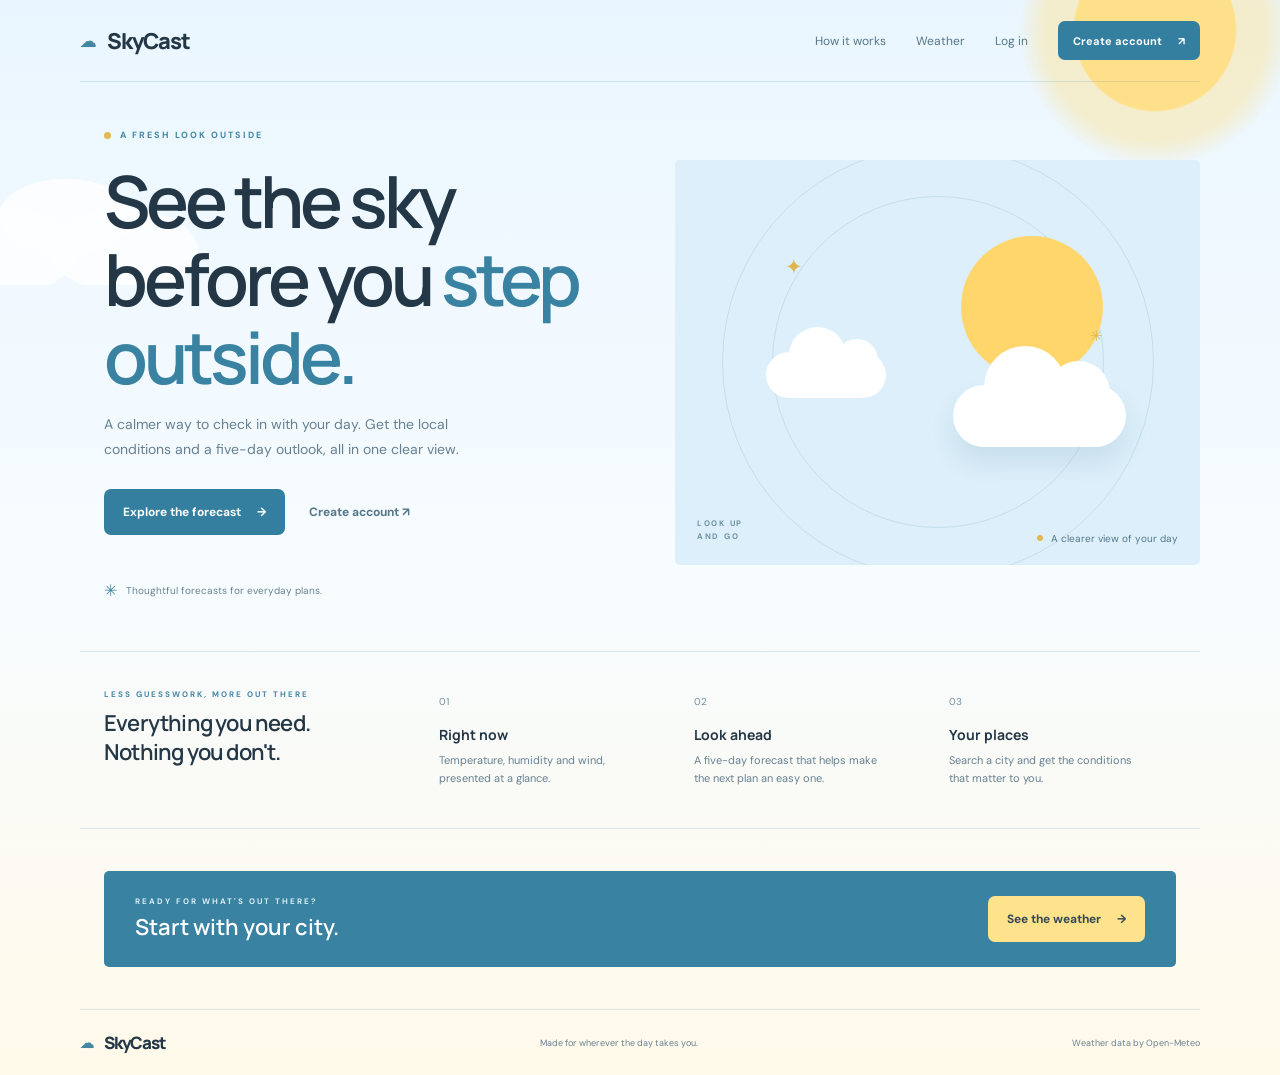
<file: index.html>
<!doctype html>
<html lang="en">
  <head>
    <meta charset="UTF-8">
    <meta name="viewport" content="width=device-width, initial-scale=1">
    <meta name="theme-color" content="#eaf6ff">
    <title>SkyCast — Weather, in rhythm</title>
    <link rel="preconnect" href="https://fonts.googleapis.com">
    <link rel="preconnect" href="https://fonts.gstatic.com" crossorigin>
    <link href="https://fonts.googleapis.com/css2?family=DM+Sans:wght@400;500;600;700&family=Manrope:wght@400;500;600;700;800&display=swap" rel="stylesheet">
    <link rel="stylesheet" href="styles.css">
  </head>
  <body class="landing-page">
    <header class="landing-header">
      <a class="brand" href="index.html" aria-label="SkyCast home">
        <span class="brand-mark" aria-hidden="true">☁</span>
        <span>SkyCast</span>
      </a>
      <nav class="landing-nav" aria-label="Main navigation">
        <a href="#how-it-works">How it works</a>
        <a href="weather.html">Weather</a>
        <a href="login.html">Log in</a>
        <a class="button button-dark nav-cta" href="signup.html">Create account <span aria-hidden="true">↗</span></a>
      </nav>
    </header>

    <main>
      <section class="landing-hero">
        <div class="hero-copy">
          <p class="eyebrow"><span class="live-dot"></span> A FRESH LOOK OUTSIDE</p>
          <h1>See the sky<br>before you <span>step outside.</span></h1>
          <p class="hero-description">A calmer way to check in with your day. Get the local conditions and a five-day outlook, all in one clear view.</p>
          <div class="hero-actions">
            <a class="button button-dark" href="weather.html">Explore the forecast <span aria-hidden="true">→</span></a>
            <a class="text-link" href="signup.html">Create account <span aria-hidden="true">↗</span></a>
          </div>
          <div class="hero-footnote"><span class="footnote-mark" aria-hidden="true">✳</span> Thoughtful forecasts for everyday plans.</div>
        </div>

        <div class="hero-visual" aria-label="Illustration of the sun and clouds">
          <div class="sun-disc"></div>
          <div class="weather-cloud cloud-back"></div>
          <div class="weather-cloud cloud-front"></div>
          <div class="visual-spark spark-one">✦</div>
          <div class="visual-spark spark-two">✳</div>
          <div class="visual-caption"><span class="caption-dot"></span> A clearer view of your day</div>
          <div class="visual-note">LOOK UP<br>AND GO</div>
        </div>
      </section>

      <section class="benefits" id="how-it-works">
        <div class="benefit-intro">
          <p class="eyebrow">LESS GUESSWORK, MORE OUT THERE</p>
          <h2>Everything you need.<br>Nothing you don't.</h2>
        </div>
        <article class="benefit">
          <span class="benefit-number">01</span>
          <h3>Right now</h3>
          <p>Temperature, humidity and wind, presented at a glance.</p>
        </article>
        <article class="benefit">
          <span class="benefit-number">02</span>
          <h3>Look ahead</h3>
          <p>A five-day forecast that helps make the next plan an easy one.</p>
        </article>
        <article class="benefit">
          <span class="benefit-number">03</span>
          <h3>Your places</h3>
          <p>Search a city and get the conditions that matter to you.</p>
        </article>
      </section>

      <section class="landing-cta">
        <div><p class="eyebrow">READY FOR WHAT'S OUT THERE?</p><h2>Start with your city.</h2></div>
        <a class="button button-light" href="weather.html">See the weather <span aria-hidden="true">→</span></a>
      </section>
    </main>

    <footer class="landing-footer">
      <a class="brand" href="index.html"><span class="brand-mark" aria-hidden="true">☁</span><span>SkyCast</span></a>
      <span>Made for wherever the day takes you.</span>
      <span>Weather data by Open-Meteo</span>
    </footer>
  </body>
</html>
</file>
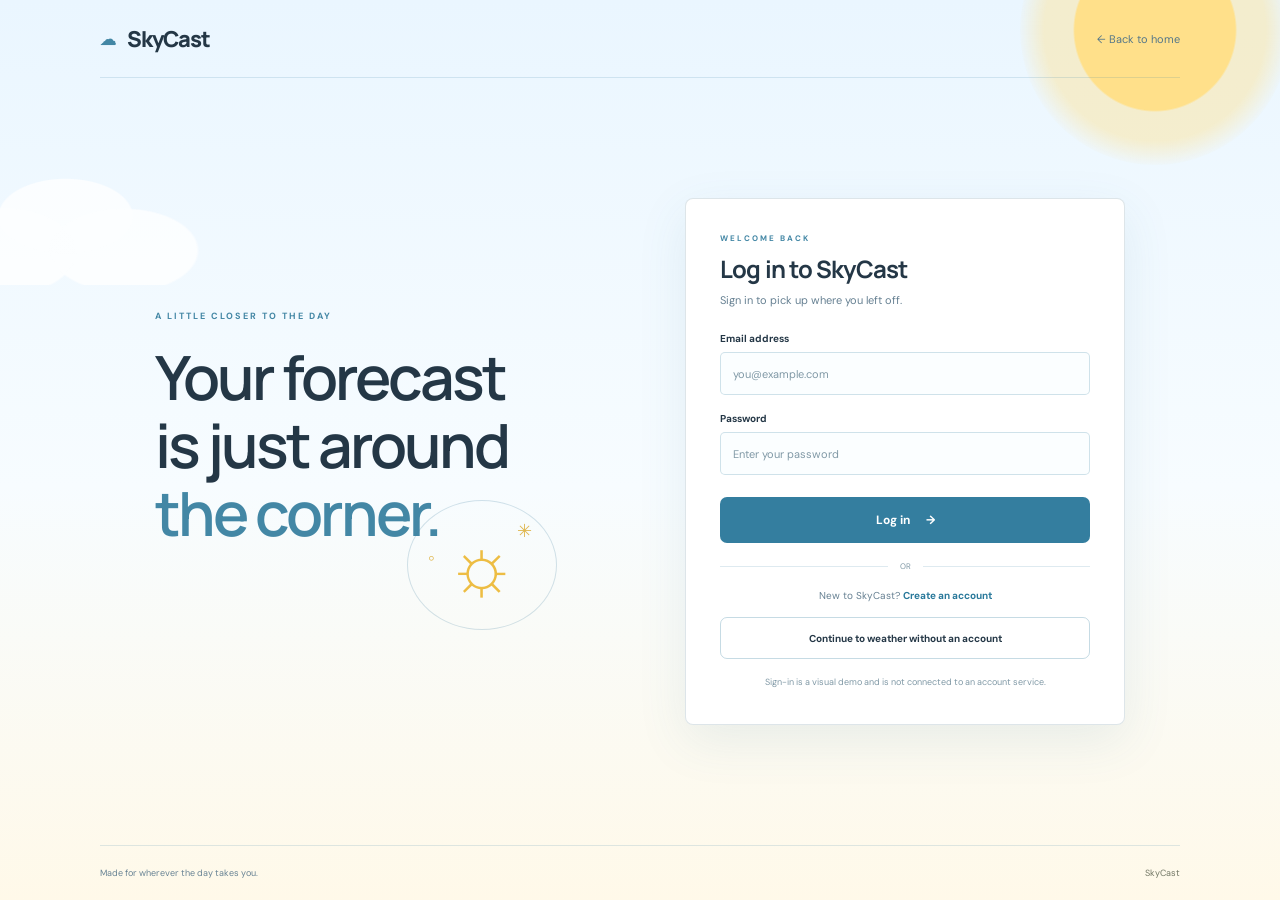
<file: login.html>
<!doctype html>
<html lang="en">
  <head>
    <meta charset="UTF-8">
    <meta name="viewport" content="width=device-width, initial-scale=1">
    <meta name="theme-color" content="#eaf6ff">
    <title>Log in — SkyCast</title>
    <link rel="preconnect" href="https://fonts.googleapis.com">
    <link rel="preconnect" href="https://fonts.gstatic.com" crossorigin>
    <link href="https://fonts.googleapis.com/css2?family=DM+Sans:wght@400;500;600;700&family=Manrope:wght@400;500;600;700;800&display=swap" rel="stylesheet">
    <link rel="stylesheet" href="styles.css">
    <script src="login.js" defer></script>
  </head>
  <body class="login-page">
    <header class="login-header">
      <a class="brand" href="index.html" aria-label="SkyCast home">
        <span class="brand-mark" aria-hidden="true">☁</span>
        <span>SkyCast</span>
      </a>
      <a class="back-link" href="index.html"><span aria-hidden="true">←</span> Back to home</a>
    </header>

    <main class="login-layout">
      <section class="login-aside">
        <p class="eyebrow">A LITTLE CLOSER TO THE DAY</p>
        <h1>Your forecast<br>is just around<br><span>the corner.</span></h1>
        <div class="login-illustration" aria-hidden="true"><span>☼</span><i>✳</i><b>◦</b></div>
      </section>
      <section class="login-card">
        <p class="eyebrow">WELCOME BACK</p>
        <h2>Log in to SkyCast</h2>
        <p class="login-subtitle">Sign in to pick up where you left off.</p>
        <form id="login-form">
          <label for="email">Email address</label>
          <input id="email" name="email" type="email" autocomplete="email" placeholder="you@example.com" required>
          <label for="password">Password</label>
          <input id="password" name="password" type="password" autocomplete="current-password" placeholder="Enter your password" required minlength="6">
          <button class="button button-dark login-submit" type="submit">Log in <span aria-hidden="true">→</span></button>
          <p class="login-message" id="login-message" role="status" aria-live="polite"></p>
        </form>
        <div class="login-separator"><span>OR</span></div>
        <p class="account-prompt">New to SkyCast? <a href="signup.html">Create an account</a></p>
        <a class="button button-outline" href="weather.html">Continue to weather without an account</a>
        <p class="login-disclaimer">Sign-in is a visual demo and is not connected to an account service.</p>
      </section>
    </main>

    <footer class="login-footer"><span>Made for wherever the day takes you.</span><a href="index.html">SkyCast</a></footer>
  </body>
</html>
</file>
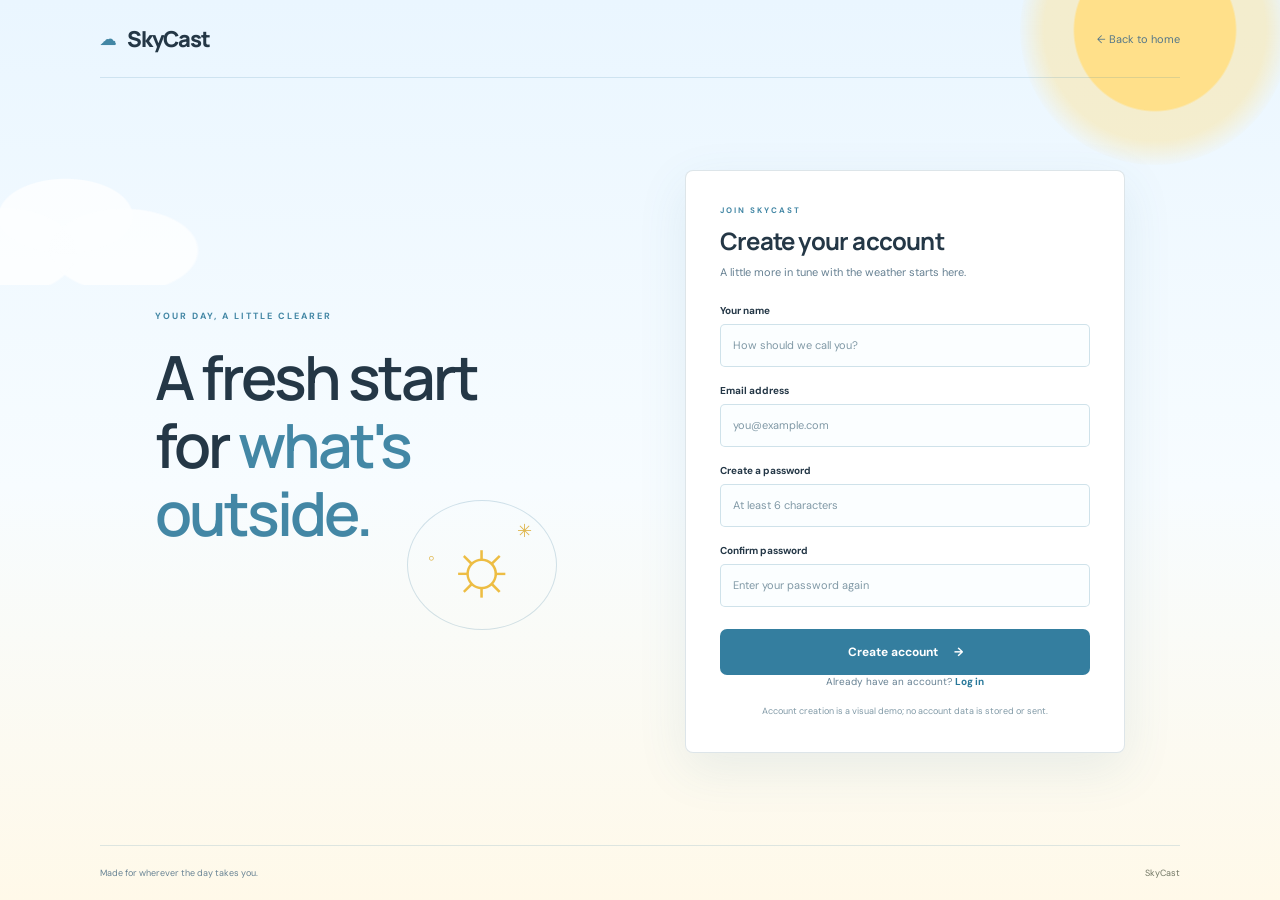
<file: signup.html>
<!doctype html>
<html lang="en">
  <head>
    <meta charset="UTF-8">
    <meta name="viewport" content="width=device-width, initial-scale=1">
    <meta name="theme-color" content="#eaf6ff">
    <title>Create account — SkyCast</title>
    <link rel="preconnect" href="https://fonts.googleapis.com">
    <link rel="preconnect" href="https://fonts.gstatic.com" crossorigin>
    <link href="https://fonts.googleapis.com/css2?family=DM+Sans:wght@400;500;600;700&family=Manrope:wght@400;500;600;700;800&display=swap" rel="stylesheet">
    <link rel="stylesheet" href="styles.css">
    <script src="signup.js" defer></script>
  </head>
  <body class="login-page">
    <header class="login-header">
      <a class="brand" href="index.html" aria-label="SkyCast home">
        <span class="brand-mark" aria-hidden="true">☁</span>
        <span>SkyCast</span>
      </a>
      <a class="back-link" href="index.html"><span aria-hidden="true">←</span> Back to home</a>
    </header>

    <main class="login-layout signup-layout">
      <section class="login-aside">
        <p class="eyebrow">YOUR DAY, A LITTLE CLEARER</p>
        <h1>A fresh start<br>for <span>what's outside.</span></h1>
        <div class="login-illustration" aria-hidden="true"><span>☼</span><i>✳</i><b>◦</b></div>
      </section>
      <section class="login-card">
        <p class="eyebrow">JOIN SKYCAST</p>
        <h2>Create your account</h2>
        <p class="login-subtitle">A little more in tune with the weather starts here.</p>
        <form id="signup-form">
          <label for="name">Your name</label>
          <input id="name" name="name" type="text" autocomplete="name" placeholder="How should we call you?" required>
          <label for="email">Email address</label>
          <input id="email" name="email" type="email" autocomplete="email" placeholder="you@example.com" required>
          <label for="password">Create a password</label>
          <input id="password" name="password" type="password" autocomplete="new-password" placeholder="At least 6 characters" minlength="6" required>
          <label for="confirm-password">Confirm password</label>
          <input id="confirm-password" name="confirm-password" type="password" autocomplete="new-password" placeholder="Enter your password again" minlength="6" required>
          <button class="button button-dark login-submit" type="submit">Create account <span aria-hidden="true">→</span></button>
          <p class="login-message" id="signup-message" role="status" aria-live="polite"></p>
        </form>
        <p class="account-prompt">Already have an account? <a href="login.html">Log in</a></p>
        <p class="login-disclaimer">Account creation is a visual demo; no account data is stored or sent.</p>
      </section>
    </main>

    <footer class="login-footer"><span>Made for wherever the day takes you.</span><a href="index.html">SkyCast</a></footer>
  </body>
</html>
</file>
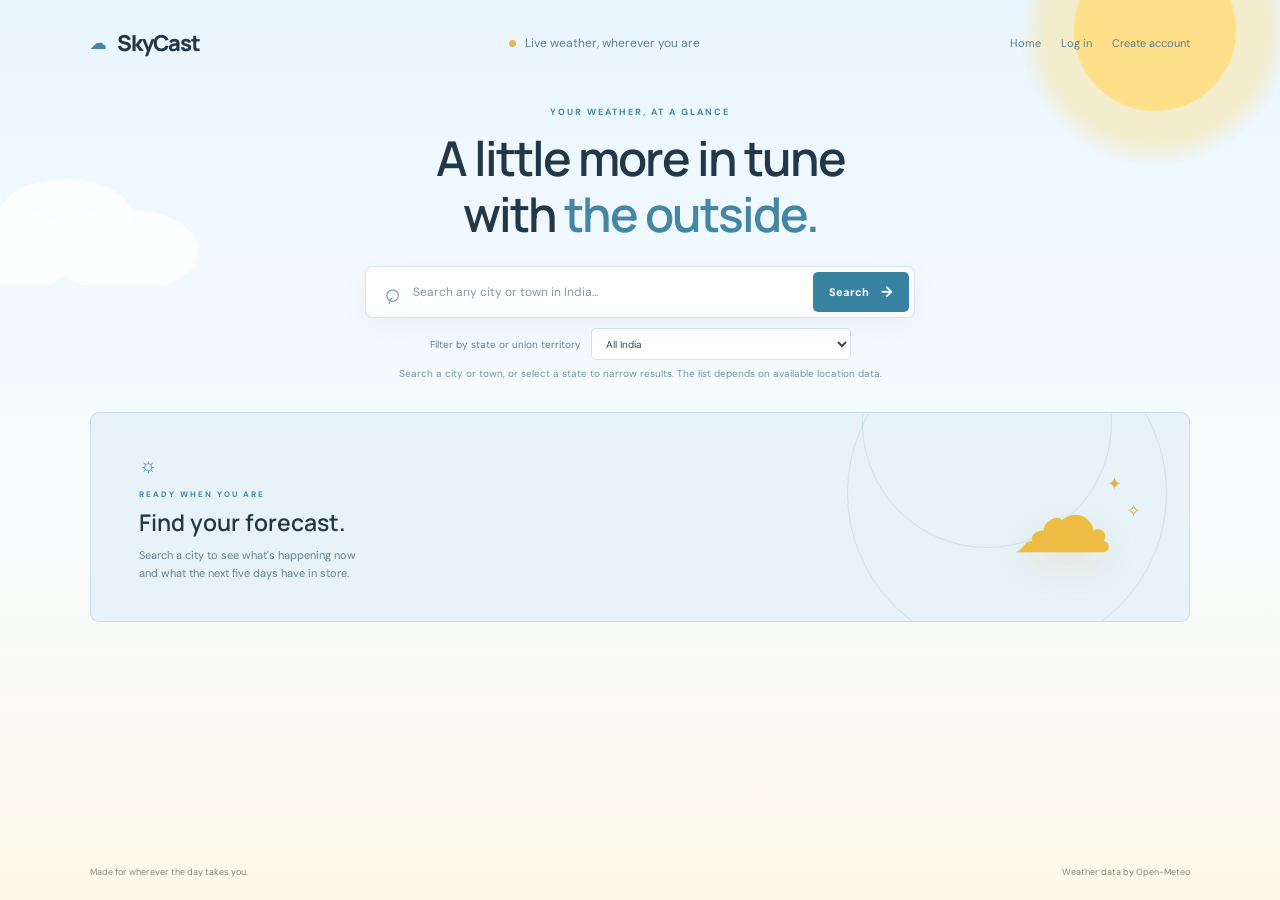
<file: weather.html>
<!doctype html>
<html lang="en">
  <head>
    <meta charset="UTF-8">
    <meta name="viewport" content="width=device-width, initial-scale=1">
    <meta name="theme-color" content="#eaf6ff">
    <title>SkyCast — Live Weather</title>
    <link rel="preconnect" href="https://fonts.googleapis.com">
    <link rel="preconnect" href="https://fonts.gstatic.com" crossorigin>
    <link href="https://fonts.googleapis.com/css2?family=DM+Sans:wght@400;500;600;700&family=Manrope:wght@400;500;600;700;800&display=swap" rel="stylesheet">
    <link rel="stylesheet" href="styles.css">
    <script src="script.js" defer></script>
  </head>
  <body>
    <main class="dashboard">
      <header class="topbar">
        <a class="brand" href="index.html" aria-label="SkyCast home">
          <span class="brand-mark" aria-hidden="true">☁</span>
          <span>SkyCast</span>
        </a>
        <div class="topbar-note"><span class="live-dot"></span> Live weather, wherever you are</div>
        <nav class="weather-nav" aria-label="Main navigation">
          <a href="index.html">Home</a>
          <a href="login.html">Log in</a>
          <a href="signup.html">Create account</a>
        </nav>
      </header>

      <section class="intro">
        <p class="eyebrow">YOUR WEATHER, AT A GLANCE</p>
        <h1>A little more in tune<br>with <span>the outside.</span></h1>
      </section>

      <form class="search" id="search-form" role="search">
        <span class="search-icon" aria-hidden="true">⌕</span>
        <label class="sr-only" for="city-input">Search city</label>
        <input id="city-input" name="city" type="search" placeholder="Search any city or town in India..." autocomplete="off" aria-controls="city-suggestions" aria-expanded="false" aria-autocomplete="list" required>
        <button id="search-button" type="submit"><span>Search</span><span aria-hidden="true">→</span></button>
        <div class="city-suggestions" id="city-suggestions" role="listbox" aria-label="Indian city results" hidden></div>
      </form>
      <div class="state-filter">
        <label for="state-select">Filter by state or union territory</label>
        <select id="state-select" name="state">
          <option value="">All India</option>
          <optgroup label="States">
            <option>Andhra Pradesh</option>
            <option>Arunachal Pradesh</option>
            <option>Assam</option>
            <option>Bihar</option>
            <option>Chhattisgarh</option>
            <option>Goa</option>
            <option>Gujarat</option>
            <option>Haryana</option>
            <option>Himachal Pradesh</option>
            <option>Jharkhand</option>
            <option>Karnataka</option>
            <option>Kerala</option>
            <option>Madhya Pradesh</option>
            <option>Maharashtra</option>
            <option>Manipur</option>
            <option>Meghalaya</option>
            <option>Mizoram</option>
            <option>Nagaland</option>
            <option>Odisha</option>
            <option>Punjab</option>
            <option>Rajasthan</option>
            <option>Sikkim</option>
            <option>Tamil Nadu</option>
            <option>Telangana</option>
            <option>Tripura</option>
            <option>Uttar Pradesh</option>
            <option>Uttarakhand</option>
            <option>West Bengal</option>
          </optgroup>
          <optgroup label="Union territories">
            <option>Andaman and Nicobar Islands</option>
            <option>Chandigarh</option>
            <option>Dadra and Nagar Haveli and Daman and Diu</option>
            <option>Delhi</option>
            <option>Jammu and Kashmir</option>
            <option>Ladakh</option>
            <option>Lakshadweep</option>
            <option>Puducherry</option>
          </optgroup>
        </select>
      </div>
      <p class="city-search-hint">Search a city or town, or select a state to narrow results. The list depends on available location data.</p>

      <p class="status-message" id="status-message" role="status" aria-live="polite">
        <span class="spinner" aria-hidden="true"></span>
        <span class="status-text"></span>
      </p>

      <section class="weather-content" id="weather-content" aria-live="polite" hidden>
        <article class="current-card">
          <div class="current-main">
            <div class="location-line">
              <span class="location-pin" aria-hidden="true">⌖</span>
              <div>
                <h2 id="city-name">—</h2>
                <p id="current-date">—</p>
              </div>
            </div>
            <div class="current-weather">
              <span id="current-icon" aria-hidden="true"></span>
              <div>
                <p class="temperature"><span id="temperature">—</span><sup>°</sup></p>
                <p class="condition" id="condition">—</p>
              </div>
            </div>
          </div>
          <div class="weather-divider"></div>
          <div class="weather-details">
            <div class="detail">
              <span class="detail-icon humidity-icon" aria-hidden="true">◉</span>
              <div><p class="detail-label">Humidity</p><p class="detail-value"><span id="humidity">—</span><small>%</small></p></div>
            </div>
            <div class="detail">
              <span class="detail-icon wind-icon" aria-hidden="true">〰</span>
              <div><p class="detail-label">Wind speed</p><p class="detail-value"><span id="wind-speed">—</span><small>m/s</small></p></div>
            </div>
            <div class="detail">
              <span class="detail-icon feels-icon" aria-hidden="true">◌</span>
              <div><p class="detail-label">Feels like</p><p class="detail-value"><span id="feels-like">—</span><small>°</small></p></div>
            </div>
          </div>
        </article>

        <section class="forecast-section">
          <div class="section-heading">
            <div><p class="eyebrow">PLAN AHEAD</p><h2>5-day forecast</h2></div>
            <span class="forecast-unit">Every day, a little clearer</span>
          </div>
          <div class="forecast-grid" id="forecast-grid"></div>
        </section>
      </section>

      <section class="welcome-card" id="welcome-card">
        <div class="welcome-orbit orbit-one"></div>
        <div class="welcome-orbit orbit-two"></div>
        <div class="welcome-copy">
          <span class="welcome-sun" aria-hidden="true">☼</span>
          <p class="eyebrow">READY WHEN YOU ARE</p>
          <h2>Find your forecast.</h2>
          <p>Search a city to see what's happening now<br class="desktop-break"> and what the next five days have in store.</p>
        </div>
        <div class="welcome-art" aria-hidden="true"><span>☁</span><i>✦</i><b>✧</b></div>
      </section>

      <footer><span>Made for wherever the day takes you.</span><span>Weather data by Open-Meteo</span></footer>
    </main>
  </body>
</html>
</file>
<file: styles.css>
:root {
  color-scheme: light;
  --ink: #243746;
  --muted: #668092;
  --paper: #eff8fd;
  --paper-deep: #dfedf5;
  --panel: #ffffff;
  --panel-border: rgba(46, 94, 120, .16);
  --accent-strong: #4b8eaf;
  --olive: #397f9f;
}

* { box-sizing: border-box; }

body {
  position: relative;
  isolation: isolate;
  min-width: 320px;
  min-height: 100vh;
  margin: 0;
  color: var(--ink);
  background: linear-gradient(180deg, #eaf6ff 0%, #f7fcff 54%, #fff9e9 100%);
  font-family: "DM Sans", sans-serif;
}

body::before,
body::after {
  position: fixed;
  z-index: -1;
  pointer-events: none;
  content: "";
}

body::before {
  top: -105px;
  right: max(-60px, calc((100vw - 1300px) / 2));
  width: 270px;
  height: 270px;
  border-radius: 50%;
  background: radial-gradient(circle, #ffe08a 0 42%, rgba(255, 224, 138, .42) 43% 58%, rgba(255, 224, 138, 0) 72%);
}

body::after {
  top: 135px;
  left: -80px;
  width: 280px;
  height: 150px;
  background:
    radial-gradient(ellipse at 29% 78%, rgba(255,255,255,.92) 0 26%, transparent 27%),
    radial-gradient(ellipse at 52% 54%, rgba(255,255,255,.92) 0 32%, transparent 33%),
    radial-gradient(ellipse at 73% 77%, rgba(255,255,255,.92) 0 25%, transparent 26%);
  opacity: .8;
}

button, input { font: inherit; }
button { color: inherit; }
a { color: inherit; }

.brand {
  display: inline-flex;
  align-items: center;
  gap: 9px;
  color: var(--ink);
  text-decoration: none;
  font: 800 22px "Manrope", sans-serif;
  letter-spacing: -1.2px;
}
.brand-mark { display: inline-block; width: 18px; color: var(--olive); font-size: 16px; line-height: 1; }
.brand-period { color: var(--olive); }
.eyebrow { margin: 0 0 12px; color: var(--olive); font-size: 9px; font-weight: 700; letter-spacing: 2px; }
.live-dot, .caption-dot { width: 7px; height: 7px; border-radius: 50%; background: #71824e; }
.button {
  display: inline-flex;
  min-height: 46px;
  align-items: center;
  justify-content: center;
  gap: 16px;
  padding: 0 18px;
  border: 1px solid transparent;
  border-radius: 7px;
  text-decoration: none;
  font-size: 12px;
  font-weight: 700;
  transition: background .2s, color .2s, transform .2s;
}
.button:hover { transform: translateY(-2px); }
.button-dark { background: #333b2a; color: #fffdf7; }
.button-dark:hover { background: #4a573b; }
.button-light { background: #f4f0e5; color: #333b2a; }
.button-light:hover { background: #fffdf7; }
.button-outline { border-color: var(--panel-border); background: transparent; color: var(--ink); }
.button-outline:hover { background: var(--paper-deep); }

.landing-page { padding: 0 max(28px, calc((100% - 1120px) / 2)); }
.landing-header {
  display: flex;
  height: 82px;
  align-items: center;
  justify-content: space-between;
  border-bottom: 1px solid rgba(57,65,45,.12);
}
.landing-nav { display: flex; align-items: center; gap: 30px; }
.landing-nav > a:not(.button) { color: #65695c; text-decoration: none; font-size: 12px; }
.landing-nav > a:not(.button):hover, .text-link:hover, .back-link:hover { color: var(--olive); }
.nav-cta { min-height: 39px; padding: 0 14px; font-size: 11px; }

.landing-hero {
  display: grid;
  min-height: 505px;
  grid-template-columns: 1fr 1fr;
  align-items: center;
  gap: 70px;
  padding: 42px 0 50px;
}
.hero-copy { padding: 5px 0 0 24px; }
.hero-copy .eyebrow { display: flex; align-items: center; gap: 9px; }
.hero-copy h1 { margin: 21px 0 17px; font: 600 clamp(48px, 6vw, 72px)/1.08 "Manrope", sans-serif; letter-spacing: -4px; }
.hero-copy h1 span { color: var(--olive); }
.hero-description { max-width: 400px; margin: 0; color: var(--muted); font-size: 14px; line-height: 1.8; }
.hero-actions { display: flex; align-items: center; gap: 24px; margin-top: 26px; }
.text-link { color: #525849; text-decoration: none; font-size: 12px; font-weight: 700; }
.hero-footnote { display: flex; align-items: center; gap: 9px; margin-top: 45px; color: #828476; font-size: 10px; }
.footnote-mark { color: var(--olive); font-size: 16px; }
.hero-visual {
  position: relative;
  display: flex;
  min-height: 405px;
  align-items: center;
  justify-content: center;
  overflow: hidden;
  border-radius: 5px;
  background: #e8e4d6;
}
.hero-visual::before, .hero-visual::after { position: absolute; width: 330px; height: 330px; border: 1px solid rgba(78,91,57,.13); border-radius: 50%; content: ""; }
.hero-visual::after { width: 430px; height: 430px; }
.sun-disc { position: absolute; top: 76px; right: 97px; width: 142px; height: 142px; border-radius: 50%; background: #c6b56f; }
.weather-cloud { position: absolute; z-index: 1; border-radius: 50px; background: #f7f4e9; }
.weather-cloud::before, .weather-cloud::after { position: absolute; border-radius: 50%; background: inherit; content: ""; }
.cloud-back { top: 192px; left: 91px; width: 120px; height: 46px; }
.cloud-back::before { top: -25px; left: 23px; width: 57px; height: 57px; }
.cloud-back::after { top: -13px; right: 8px; width: 42px; height: 42px; }
.cloud-front { top: 225px; right: 74px; width: 173px; height: 62px; background: #fffdf7; box-shadow: 0 15px 25px rgba(58,62,43,.08); }
.cloud-front::before { top: -39px; left: 31px; width: 82px; height: 82px; }
.cloud-front::after { top: -24px; right: 16px; width: 63px; height: 63px; }
.visual-spark { position: absolute; z-index: 2; color: #867b4d; }
.spark-one { top: 93px; left: 110px; font-size: 21px; }
.spark-two { top: 166px; right: 97px; font-size: 15px; }
.visual-caption { position: absolute; right: 22px; bottom: 20px; display: flex; align-items: center; gap: 8px; color: #626655; font-size: 10px; }
.caption-dot { width: 6px; height: 6px; }
.visual-note { position: absolute; bottom: 22px; left: 22px; color: #888976; font: 700 8px/1.6 "DM Sans",sans-serif; letter-spacing: 1.7px; }

.benefits { display: grid; grid-template-columns: 1.35fr repeat(3, 1fr); gap: 28px; padding: 37px 24px 40px; border-top: 1px solid rgba(57,65,45,.15); border-bottom: 1px solid rgba(57,65,45,.15); }
.benefit-intro .eyebrow { margin-bottom: 10px; font-size: 8px; }
.benefit-intro h2 { margin: 0; font: 600 22px/1.35 "Manrope",sans-serif; letter-spacing: -.8px; }
.benefit-number { color: #9a9b88; font-size: 10px; }
.benefit h3 { margin: 15px 0 7px; font: 700 14px "Manrope",sans-serif; }
.benefit p { max-width: 190px; margin: 0; color: var(--muted); font-size: 11px; line-height: 1.7; }
.landing-cta { display: flex; align-items: center; justify-content: space-between; margin: 42px 24px; padding: 25px 31px; border-radius: 5px; background: #65734d; color: #fffdf7; }
.landing-cta .eyebrow { margin-bottom: 6px; color: #d8ddc8; font-size: 8px; }
.landing-cta h2 { margin: 0; font: 600 22px "Manrope",sans-serif; }
.landing-footer { display: flex; min-height: 66px; align-items: center; justify-content: space-between; border-top: 1px solid rgba(57,65,45,.12); color: #838577; font-size: 9px; }
.landing-footer .brand { font-size: 17px; }
.landing-footer .brand-mark { width: 15px; font-size: 14px; }

.login-page { display: flex; flex-direction: column; padding: 0 max(28px, calc((100% - 1080px) / 2)); }
.login-header { display: flex; height: 78px; align-items: center; justify-content: space-between; border-bottom: 1px solid rgba(57,65,45,.12); }
.back-link { color: #626655; text-decoration: none; font-size: 11px; }
.login-layout { display: grid; flex: 1; grid-template-columns: 1fr 440px; align-items: center; gap: 90px; padding: 45px 55px; }
.login-aside { position: relative; min-height: 350px; padding-top: 23px; }
.login-aside h1 { margin: 21px 0; font: 600 clamp(43px, 5vw, 61px)/1.12 "Manrope",sans-serif; letter-spacing: -3px; }
.login-aside h1 span { color: var(--olive); }
.login-illustration { position: absolute; right: 38px; bottom: 7px; display: grid; width: 150px; height: 130px; place-items: center; border: 1px solid rgba(57,65,45,.13); border-radius: 50%; color: #aa995a; }
.login-illustration span { font-size: 79px; }
.login-illustration i, .login-illustration b { position: absolute; color: #6b7953; font-style: normal; }
.login-illustration i { top: 18px; right: 24px; font-size: 18px; }
.login-illustration b { top: 44px; left: 20px; font-size: 19px; }
.login-card { padding: 34px; border: 1px solid var(--panel-border); border-radius: 8px; background: var(--panel); box-shadow: 0 16px 50px rgba(56,58,43,.07); }
.login-card .eyebrow { margin-bottom: 9px; font-size: 8px; }
.login-card h2 { margin: 0; font: 700 24px "Manrope",sans-serif; letter-spacing: -.8px; }
.login-subtitle { margin: 8px 0 25px; color: var(--muted); font-size: 11px; }
.login-card form label { display: block; margin: 17px 0 7px; font-size: 10px; font-weight: 700; }
.login-card form input { width: 100%; height: 43px; padding: 0 12px; border: 1px solid rgba(57,65,45,.18); border-radius: 5px; outline: 0; background: #fffefa; color: var(--ink); font-size: 11px; }
.login-card form input:focus { border-color: var(--accent-strong); box-shadow: 0 0 0 3px rgba(128,145,95,.12); }
.login-card form input::placeholder { color: #a4a494; }
.login-submit { width: 100%; margin-top: 22px; }
.login-message { min-height: 0; margin: 0; color: var(--olive); font-size: 10px; line-height: 1.5; }
.login-message:not(:empty) { margin-top: 12px; }
.login-separator { display: flex; align-items: center; gap: 12px; margin: 18px 0; color: #a2a292; font-size: 8px; }
.login-separator::before, .login-separator::after { height: 1px; flex: 1; background: rgba(57,65,45,.12); content: ""; }
.login-card > .button { width: 100%; min-height: 42px; padding: 0 10px; font-size: 10px; }
.login-disclaimer { margin: 17px 0 0; color: #969789; font-size: 9px; line-height: 1.5; text-align: center; }
.login-footer { display: flex; min-height: 55px; align-items: center; justify-content: space-between; border-top: 1px solid rgba(57,65,45,.12); color: #898a7d; font-size: 9px; }
.login-footer a { color: #727765; text-decoration: none; }

.dashboard { width: min(100% - 64px, 1100px); min-height: 100vh; margin: 0 auto; padding: 28px 0 22px; display: flex; flex-direction: column; }
.topbar { display: flex; align-items: center; justify-content: space-between; }
.topbar-note { display: flex; align-items: center; gap: 9px; color: #777a6d; font-size: 12px; }
.topbar-note .live-dot { display: inline-block; }
.weather-nav { display: flex; align-items: center; gap: 20px; }
.weather-nav > a { color: #666b5d; text-decoration: none; font-size: 11px; }
.weather-nav > a:hover { color: var(--olive); }
.settings-toggle { display: flex; align-items: center; gap: 8px; padding: 9px 13px; border: 1px solid var(--panel-border); border-radius: 7px; background: rgba(255,255,255,.55); color: #53594a; font-size: 11px; cursor: pointer; transition: background .2s, border-color .2s; }
.settings-toggle:hover { background: #fffdf7; border-color: rgba(80,95,58,.32); }
.settings-toggle > span:first-child { font-size: 15px; }
.settings-panel { align-self: flex-end; width: min(100%, 350px); margin-top: 12px; padding: 16px; border: 1px solid var(--panel-border); border-radius: 8px; background: #fffdf7; box-shadow: 0 16px 35px rgba(0,0,0,.08); }
.settings-panel label { display: block; margin-bottom: 8px; font-size: 12px; font-weight: 700; }
.key-row { display: flex; gap: 7px; }
.key-row input { min-width: 0; flex: 1; padding: 10px 11px; border: 1px solid rgba(57,65,45,.18); border-radius: 5px; outline: none; background: #fffefa; color: var(--ink); font-size: 11px; }
.key-row input:focus { border-color: var(--accent-strong); }
.save-key { padding: 0 12px; border: 0; border-radius: 5px; background: #65734d; color: white; font-size: 11px; font-weight: 700; cursor: pointer; }
.clear-key { padding: 0 10px; border: 1px solid rgba(57,65,45,.18); border-radius: 5px; background: transparent; color: #6a6d60; font-size: 11px; cursor: pointer; }
.clear-key:hover { background: #f1efe6; }
.settings-panel p { margin: 9px 0 0; color: var(--muted); font-size: 10px; line-height: 1.5; }
.intro { margin-top: 48px; text-align: center; }
.intro h1 { margin: 0; font: 600 clamp(34px, 4.5vw, 48px)/1.16 "Manrope",sans-serif; letter-spacing: -2px; }
.intro h1 span { color: var(--olive); }
.search { position: relative; z-index: 4; display: flex; align-items: center; width: min(100%, 550px); height: 52px; margin: 25px auto 0; padding: 5px; border: 1px solid rgba(57,65,45,.19); border-radius: 7px; background: #fffdf7; box-shadow: 0 10px 35px rgba(0,0,0,.04); transition: border-color .2s, box-shadow .2s; }
.search:focus-within { border-color: rgba(101,118,75,.65); box-shadow: 0 0 0 3px rgba(101,118,75,.1); }
.search-icon { width: 40px; color: #828477; text-align: center; font: 27px "DM Sans",sans-serif; transform: rotate(-20deg); }
.search input { min-width: 0; flex: 1; height: 100%; border: 0; outline: 0; background: transparent; color: var(--ink); font-size: 12px; }
.search input::placeholder { color: #96988b; }
.search input::-webkit-search-cancel-button { cursor: pointer; }
.search button { display: flex; align-items: center; justify-content: center; gap: 12px; height: 40px; padding: 0 16px; border: 0; border-radius: 5px; background: #65734d; color: white; font-size: 11px; font-weight: 700; cursor: pointer; transition: background .2s, transform .2s; }
.search button:hover { background: #4e5d3b; transform: translateY(-1px); }
.search button:disabled { cursor: wait; opacity: .7; }
.search button > span:last-child { font-size: 15px; }
.city-suggestions { position: absolute; top: calc(100% + 7px); right: 0; left: 0; max-height: 330px; overflow-x: hidden; overflow-y: auto; border: 1px solid rgba(52,126,159,.2); border-radius: 7px; background: #fff; box-shadow: 0 14px 30px rgba(36,65,80,.15); }
.city-suggestions[hidden] { display: none; }
.city-suggestion { display: flex; width: 100%; align-items: center; justify-content: space-between; gap: 12px; padding: 12px 15px; border: 0; border-bottom: 1px solid rgba(52,126,159,.1); background: #fff; color: #344957; text-align: left; cursor: pointer; }
.city-suggestion:last-child { border-bottom: 0; }
.city-suggestion:hover, .city-suggestion[aria-selected="true"] { background: #edf8fc; }
.city-suggestion-name { font-size: 12px; font-weight: 700; }
.city-suggestion-state { color: #7893a0; font-size: 10px; }
.suggestion-message { padding: 12px 15px; color: #668092; font-size: 11px; }
.state-filter { display: flex; width: min(100%, 550px); align-items: center; justify-content: center; gap: 10px; margin: 10px auto 0; }
.state-filter label { color: #668092; font-size: 10px; }
.state-filter select { max-width: 260px; min-height: 32px; padding: 0 28px 0 10px; border: 1px solid rgba(52,126,159,.22); border-radius: 5px; background: #fff; color: #344957; font: inherit; font-size: 10px; }
.city-search-hint { margin: 7px 0 0; color: #7893a0; font-size: 10px; text-align: center; }
.status-message { display: none; align-items: center; justify-content: center; gap: 9px; min-height: 20px; margin: 12px 0 -7px; color: #707366; font-size: 12px; text-align: center; }
.status-message.visible { display: flex; }
.status-message.error { color: #a34135; }
.spinner { display: none; width: 13px; height: 13px; border: 2px solid rgba(101,118,75,.2); border-top-color: #65734d; border-radius: 50%; animation: spin .7s linear infinite; }
.status-message.loading .spinner { display: inline-block; }
@keyframes spin { to { transform: rotate(360deg); } }
.weather-content { margin-top: 28px; }
.weather-content[hidden] { display: none; }
.current-card { display: grid; grid-template-columns: 1.08fr 1px 1fr; align-items: center; min-height: 220px; padding: 26px 34px; border: 1px solid var(--panel-border); border-radius: 9px; background: #ebe8dc; box-shadow: 0 18px 50px rgba(0,0,0,.05); }
.location-line { display: flex; align-items: flex-start; gap: 11px; }
.location-pin { margin-top: -1px; color: var(--olive); font-size: 19px; }
.location-line h2 { margin: 0; font: 700 20px "Manrope",sans-serif; letter-spacing: -.5px; }
.location-line p { margin: 4px 0 0; color: var(--muted); font-size: 11px; }
.current-weather { display: flex; align-items: center; margin: 8px 0 0 19px; }
.current-weather img { width: 98px; height: 98px; margin-left: -10px; filter: drop-shadow(0 6px 12px rgba(110,104,68,.13)); }
.temperature { margin: 0; font: 500 68px/.95 "Manrope",sans-serif; letter-spacing: -5px; }
.temperature sup { position: relative; top: -21px; margin-left: 2px; font-size: 30px; letter-spacing: 0; }
.condition { margin: 8px 0 0 4px; color: #686a5e; font-size: 13px; text-transform: capitalize; }
.weather-divider { width: 1px; height: 130px; background: rgba(57,65,45,.14); }
.weather-details { display: grid; gap: 21px; padding-left: 43px; }
.detail { display: flex; align-items: center; gap: 14px; }
.detail-icon { display: grid; width: 35px; height: 35px; place-items: center; border: 1px solid rgba(57,65,45,.12); border-radius: 8px; background: rgba(255,255,255,.4); color: var(--olive); font-size: 18px; }
.humidity-icon, .wind-icon, .feels-icon { color: var(--olive); }
.detail-label { margin: 0 0 3px; color: #73766a; font-size: 10px; }
.detail-value { margin: 0; font: 600 16px "Manrope",sans-serif; }
.detail-value small { margin-left: 3px; color: #73766a; font: 400 10px "DM Sans",sans-serif; }
.forecast-section { margin-top: 30px; }
.section-heading { display: flex; align-items: flex-end; justify-content: space-between; margin-bottom: 14px; }
.section-heading .eyebrow { margin-bottom: 5px; font-size: 8px; }
.section-heading h2 { margin: 0; font: 600 19px "Manrope",sans-serif; letter-spacing: -.5px; }
.forecast-unit { padding-bottom: 2px; color: #838577; font-size: 10px; }
.forecast-grid { display: grid; grid-template-columns: repeat(5,1fr); gap: 11px; }
.forecast-card { min-height: 143px; padding: 15px 10px 12px; border: 1px solid var(--panel-border); border-radius: 7px; background: #fffdf7; text-align: center; transition: transform .2s, background .2s; }
.forecast-card:hover { transform: translateY(-3px); background: #efeddf; }
.forecast-day { margin: 0; color: #464a3e; font-size: 11px; font-weight: 600; }
.forecast-card img { display: block; width: 55px; height: 55px; margin: 3px auto 0; }
.forecast-condition { overflow: hidden; margin: -1px auto 8px; color: #888a7c; font-size: 9px; text-overflow: ellipsis; white-space: nowrap; }
.forecast-temps { display: flex; justify-content: center; gap: 8px; font: 600 12px "Manrope",sans-serif; }
.forecast-temps .low { color: #8d8f81; font-weight: 500; }
.welcome-card { position: relative; display: flex; min-height: 210px; align-items: center; justify-content: space-between; overflow: hidden; margin-top: 32px; padding: 27px 48px; border: 1px solid var(--panel-border); border-radius: 9px; background: #ebe8dc; }
.welcome-card[hidden] { display: none; }
.welcome-copy { position: relative; z-index: 1; }
.welcome-copy .eyebrow { margin: 11px 0 7px; font-size: 8px; }
.welcome-copy h2 { margin: 0; font: 600 23px "Manrope",sans-serif; }
.welcome-copy > p:last-child { margin: 8px 0 0; color: #73766a; font-size: 11px; line-height: 1.7; }
.welcome-sun { color: #a58c3f; font-size: 20px; }
.welcome-art { position: relative; z-index: 1; display: grid; width: 158px; height: 130px; place-items: center; color: #a99454; }
.welcome-art > span { position: relative; z-index: 1; font-size: 103px; line-height: 1; filter: drop-shadow(0 12px 17px rgba(84,79,49,.12)); }
.welcome-art i, .welcome-art b { position: absolute; color: #65734d; font-style: normal; font-size: 18px; }
.welcome-art i { top: 20px; right: 19px; }
.welcome-art b { top: 47px; right: 0; font-weight: 400; }
.welcome-orbit { position: absolute; width: 250px; height: 250px; border: 1px solid rgba(57,65,45,.1); border-radius: 50%; }
.orbit-one { right: 7%; top: -115px; }
.orbit-two { right: 2%; top: -80px; width: 320px; height: 320px; }
.dashboard footer { display: flex; justify-content: space-between; margin-top: auto; padding-top: 30px; color: #858779; font-size: 9px; }
.sr-only { position: absolute; width: 1px; height: 1px; overflow: hidden; clip: rect(0,0,0,0); white-space: nowrap; clip-path: inset(50%); }

@media (max-width: 800px) {
  .landing-page, .login-page { padding-right: 22px; padding-left: 22px; }
  .landing-nav { gap: 18px; }
  .landing-hero { gap: 35px; }
  .hero-copy { padding-left: 5px; }
  .hero-visual { min-height: 350px; }
  .benefits { grid-template-columns: repeat(3,1fr); }
  .benefit-intro { grid-column: 1/-1; }
  .login-layout { grid-template-columns: 1fr 390px; gap: 35px; padding: 40px 10px; }
}
@media (max-width: 620px) {
  .landing-page, .login-page { padding-right: 18px; padding-left: 18px; }
  .landing-header { height: 68px; }
  .landing-nav { gap: 12px; }
  .landing-nav > a:not(.button) { display: none; }
  .nav-cta { min-height: 36px; gap: 7px; padding: 0 10px; font-size: 10px; }
  .landing-hero { grid-template-columns: 1fr; gap: 32px; padding: 48px 0 35px; }
  .hero-copy { padding: 0; }
  .hero-copy h1 { font-size: clamp(48px,12vw,66px); letter-spacing: -3px; }
  .hero-description { max-width: 460px; font-size: 13px; }
  .hero-footnote { margin-top: 28px; }
  .hero-visual { min-height: 300px; }
  .sun-disc { top: 43px; right: calc(50% - 105px); width: 120px; height: 120px; }
  .cloud-back { top: 148px; left: calc(50% - 128px); }
  .cloud-front { top: 181px; right: calc(50% - 158px); }
  .spark-one { top: 61px; left: calc(50% - 137px); }
  .spark-two { top: 137px; right: calc(50% - 146px); }
  .benefits { grid-template-columns: 1fr; gap: 24px; padding: 30px 5px; }
  .benefit-intro { grid-column: auto; }
  .benefit { display: grid; grid-template-columns: 35px 1fr; column-gap: 8px; }
  .benefit-number { grid-row: span 2; padding-top: 3px; }
  .benefit h3 { margin: 0 0 5px; }
  .benefit p { max-width: none; }
  .landing-cta { align-items: flex-start; flex-direction: column; gap: 18px; margin: 28px 0; padding: 22px; }
  .landing-footer { flex-wrap: wrap; gap: 12px; padding: 16px 0; }
  .landing-footer > span:first-of-type { display: none; }
  .login-header { height: 68px; }
  .login-layout { grid-template-columns: 1fr; gap: 22px; padding: 34px 0; }
  .login-aside { min-height: 0; padding: 0; }
  .login-aside h1 { margin: 14px 0 0; font-size: 39px; letter-spacing: -2px; }
  .login-illustration { right: 7px; bottom: -7px; width: 95px; height: 90px; }
  .login-illustration span { font-size: 55px; }
  .login-card { padding: 26px 22px; }
  .login-footer { margin-top: auto; }

  .dashboard { width: min(100% - 36px, 520px); padding-top: 20px; }
  .topbar-note { display: none; }
  .weather-nav { gap: 11px; }
  .weather-nav > a { font-size: 10px; }
  .intro { margin-top: 43px; }
  .intro h1 { letter-spacing: -1.5px; }
  .search { margin-top: 23px; }
  .current-card { grid-template-columns: 1fr; gap: 18px; padding: 22px; }
  .weather-divider { width: 100%; height: 1px; }
  .current-main { padding-bottom: 3px; }
  .current-weather { margin-left: 17px; }
  .current-weather img { width: 88px; height: 88px; }
  .temperature { font-size: 59px; }
  .weather-details { grid-template-columns: repeat(3,1fr); gap: 8px; padding-left: 0; }
  .detail { flex-direction: column; align-items: flex-start; gap: 8px; }
  .forecast-grid { grid-template-columns: repeat(5,minmax(0,1fr)); gap: 6px; }
  .forecast-card { min-height: 128px; padding: 12px 4px 10px; }
  .forecast-card img { width: 47px; height: 47px; }
  .forecast-condition { font-size: 8px; }
  .forecast-temps { gap: 5px; font-size: 10px; }
  .forecast-unit { display: none; }
  .welcome-card { min-height: 190px; padding: 24px; }
  .welcome-art { width: 100px; transform: scale(.8); transform-origin: center right; }
}
@media (max-width: 410px) {
  .brand { font-size: 19px; }
  .brand-mark { width: 16px; font-size: 15px; }
  .nav-cta { font-size: 9px; }
  .login-aside h1 { font-size: 35px; }
  .login-illustration { width: 77px; height: 77px; }
  .login-card { padding: 24px 18px; }
  .dashboard { width: calc(100% - 28px); }
  .settings-label { display: none; }
  .settings-toggle { width: 34px; height: 34px; justify-content: center; padding: 0; }
  .weather-nav { gap: 8px; }
  .weather-nav > a { font-size: 9px; }
  .intro h1 { font-size: 34px; }
  .search button { gap: 6px; padding: 0 11px; }
  .weather-details { gap: 4px; }
  .detail { gap: 7px; }
  .detail-icon { width: 31px; height: 31px; }
  .detail-value { font-size: 14px; }
  .section-heading h2 { font-size: 17px; }
  .welcome-art { width: 76px; margin-right: -8px; }
  .welcome-copy h2 { font-size: 20px; }
  .welcome-copy > p:last-child { font-size: 10px; }
  .desktop-break { display: none; }
  .dashboard footer { font-size: 8px; }
}

.brand-mark, .brand-period { color: #4387a5; }
.eyebrow, .footnote-mark, .login-aside h1 span { color: #4387a5; }
.live-dot, .caption-dot { background: #e3b94f; }
.button-dark { background: #347e9f; color: #fff; }
.button-dark:hover { background: #286783; }
.button-light { background: #ffe28c; color: #344957; }
.button-light:hover { background: #ffebad; }
.button-outline { border-color: rgba(52,126,159,.28); }
.button-outline:hover { background: #e8f5fb; }
.landing-header, .benefits, .landing-footer, .login-header, .login-footer {
  border-color: rgba(52,126,159,.16);
}
.landing-nav > a:not(.button), .back-link, .text-link { color: #557789; }
.landing-nav > a:not(.button):hover, .text-link:hover, .back-link:hover { color: #267395; }
.hero-copy h1 span { color: #3982a2; }
.hero-footnote, .landing-footer, .login-footer { color: #688394; }
.hero-visual { background: #dceffa; }
.hero-visual::before, .hero-visual::after, .welcome-orbit { border-color: rgba(64,130,161,.15); }
.sun-disc { background: #ffd66b; }
.weather-cloud { background: #fff; }
.cloud-front { background: #fff; box-shadow: 0 15px 25px rgba(58,111,137,.12); }
.visual-spark, .login-illustration i, .login-illustration b, .welcome-art i, .welcome-art b { color: #dfb64d; }
.visual-caption { color: #557789; }
.visual-note, .benefit-number { color: #7191a1; }
.landing-cta { background: #3982a2; color: #fff; }
.landing-cta .eyebrow { color: #d8eff9; }
.login-illustration { border-color: rgba(64,130,161,.22); color: #edbd43; }
.login-card { box-shadow: 0 16px 50px rgba(54,116,146,.1); }
.login-card form input { border-color: rgba(52,126,159,.22); background: #fbfeff; }
.login-card form input:focus { border-color: #4387a5; box-shadow: 0 0 0 3px rgba(67,135,165,.13); }
.login-card form input::placeholder, .login-disclaimer { color: #8099a6; }
.account-prompt { margin: 0 0 15px; color: #668092; font-size: 10px; text-align: center; }
.account-prompt a { color: #28789a; font-weight: 700; text-decoration: none; }
.account-prompt a:hover { text-decoration: underline; }
.login-message { color: #28789a; }
.login-separator { color: #8099a6; }
.login-separator::before, .login-separator::after { background: rgba(52,126,159,.16); }
.topbar-note, .weather-nav > a { color: #5c7e8f; }
.weather-nav > a:hover { color: #267395; }
.settings-toggle { border-color: rgba(52,126,159,.22); background: rgba(255,255,255,.72); color: #426d82; }
.settings-toggle:hover { background: #fff; border-color: rgba(52,126,159,.4); }
.settings-panel { border-color: rgba(52,126,159,.18); background: #fff; }
.settings-panel p { color: #668092; }
.key-row input { border-color: rgba(52,126,159,.22); background: #fbfeff; }
.key-row input:focus { border-color: #4387a5; }
.save-key { background: #3982a2; color: #fff; }
.save-key:hover { background: #286783; }
.clear-key { border-color: rgba(52,126,159,.22); color: #557789; }
.clear-key:hover { background: #e8f5fb; }
.intro h1 span, .location-pin, .detail-icon, .humidity-icon, .wind-icon, .feels-icon, .welcome-sun, .welcome-art { color: #4387a5; }
.search { border-color: rgba(52,126,159,.22); background: #fff; }
.search:focus-within { border-color: rgba(67,135,165,.7); box-shadow: 0 0 0 3px rgba(67,135,165,.12); }
.search-icon { color: #7191a1; }
.search input::placeholder { color: #8099a6; }
.search button { background: #3982a2; color: #fff; }
.search button:hover { background: #286783; }
.status-message { color: #557789; }
.status-message.error { color: #a45b42; }
.spinner { border-color: rgba(67,135,165,.2); border-top-color: #3982a2; }
.current-card, .welcome-card { border-color: rgba(52,126,159,.18); background: #e7f3f9; }
.location-line p, .detail-label, .detail-value small, .welcome-copy > p:last-child { color: #668092; }
.current-weather img { filter: drop-shadow(0 6px 12px rgba(67,135,165,.15)); }
.condition { color: #4e6f80; }
.weather-divider { background: rgba(52,126,159,.17); }
.detail-icon { border-color: rgba(52,126,159,.14); background: rgba(255,255,255,.62); }
.forecast-unit, .forecast-condition, .forecast-temps .low { color: #7893a0; }
.forecast-card { border-color: rgba(52,126,159,.16); background: #fff; }
.forecast-card:hover { background: #edf8fc; }
.forecast-day { color: #344957; }
.current-weather #current-icon { display: block; width: 98px; margin-left: -10px; font-size: 76px; line-height: 1; text-align: center; filter: drop-shadow(0 6px 12px rgba(67,135,165,.15)); }
.forecast-icon { display: grid; width: 55px; height: 55px; place-items: center; margin: 3px auto 0; font-size: 34px; line-height: 1; }
.welcome-art > span { color: #edbd43; filter: drop-shadow(0 12px 17px rgba(220,177,71,.2)); }
.signup-layout .login-card { align-self: center; }

@media (max-width: 620px) {
  .signup-layout .login-card { margin-bottom: 10px; }
  .current-weather #current-icon { width: 88px; font-size: 68px; }
  .forecast-icon { width: 47px; height: 47px; font-size: 30px; }
  .state-filter { flex-wrap: wrap; gap: 6px; }
  .state-filter select { max-width: min(100%, 260px); }
}
</file>
